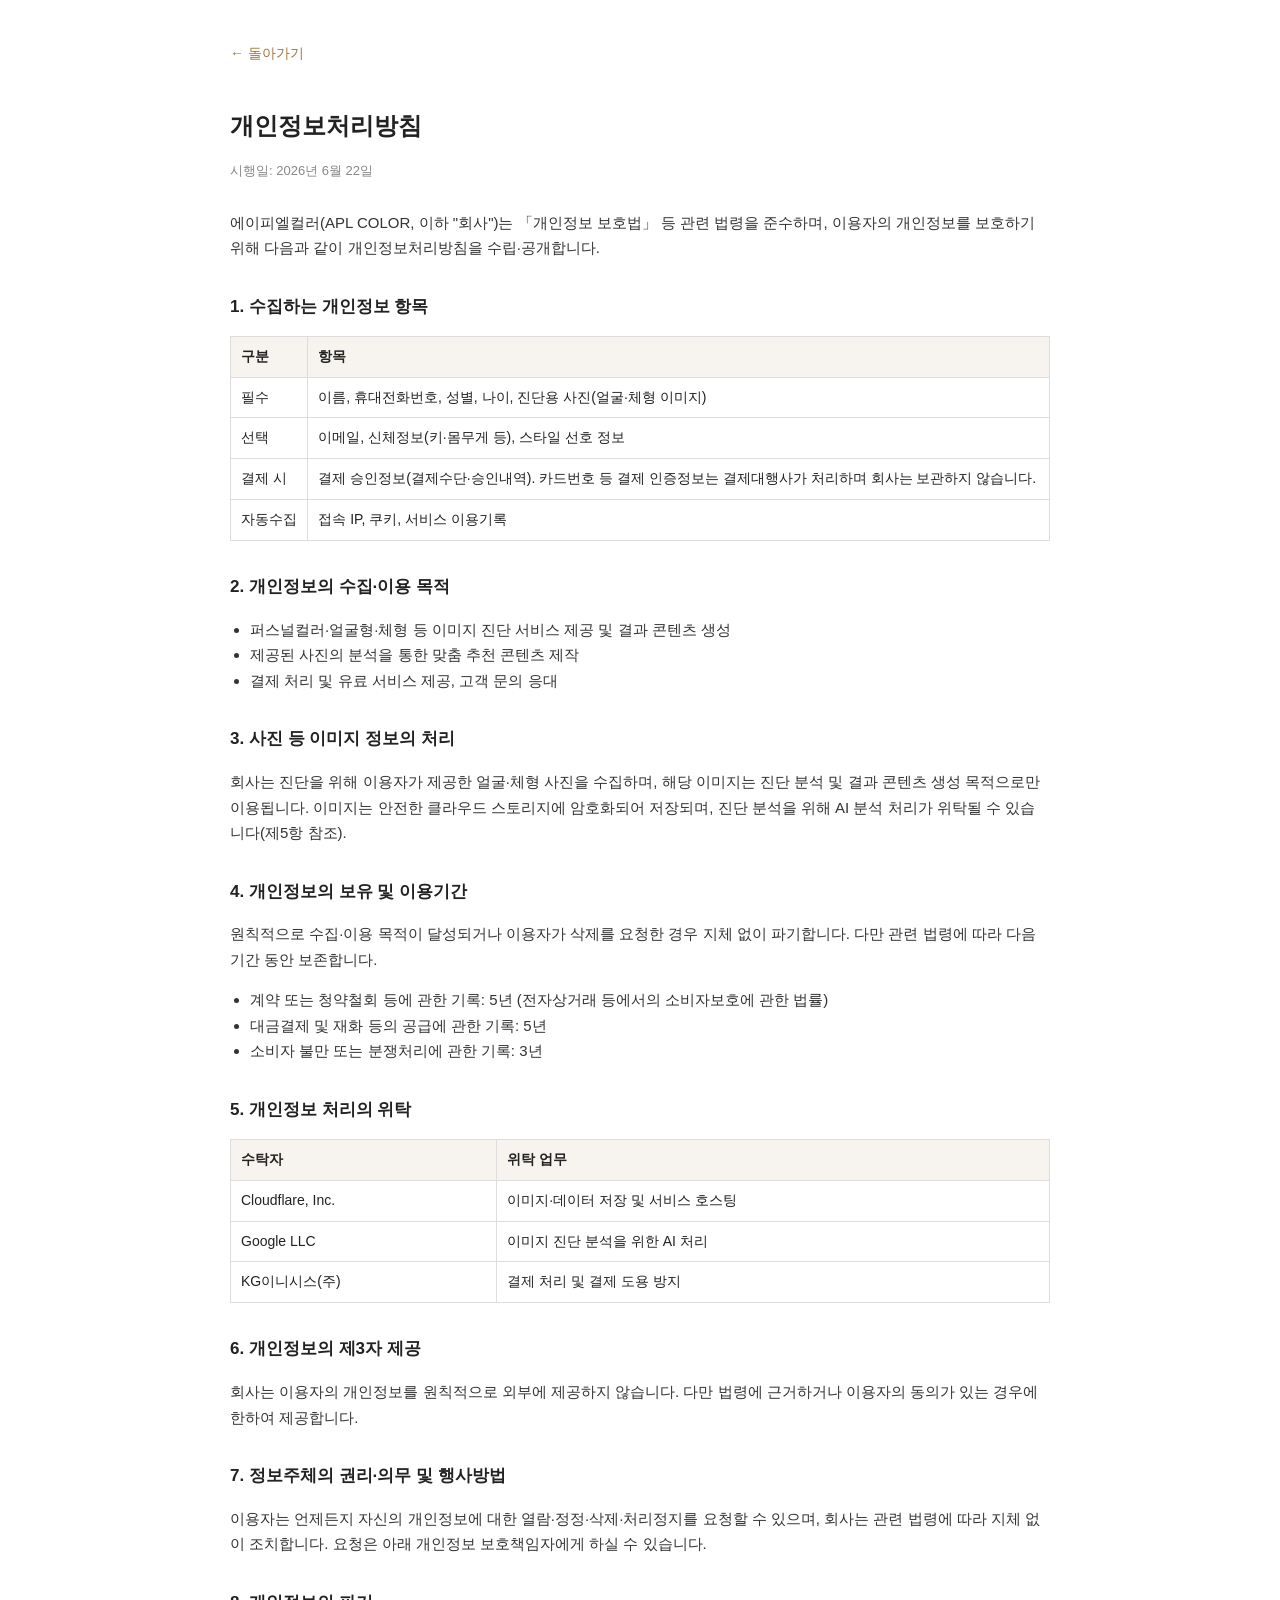
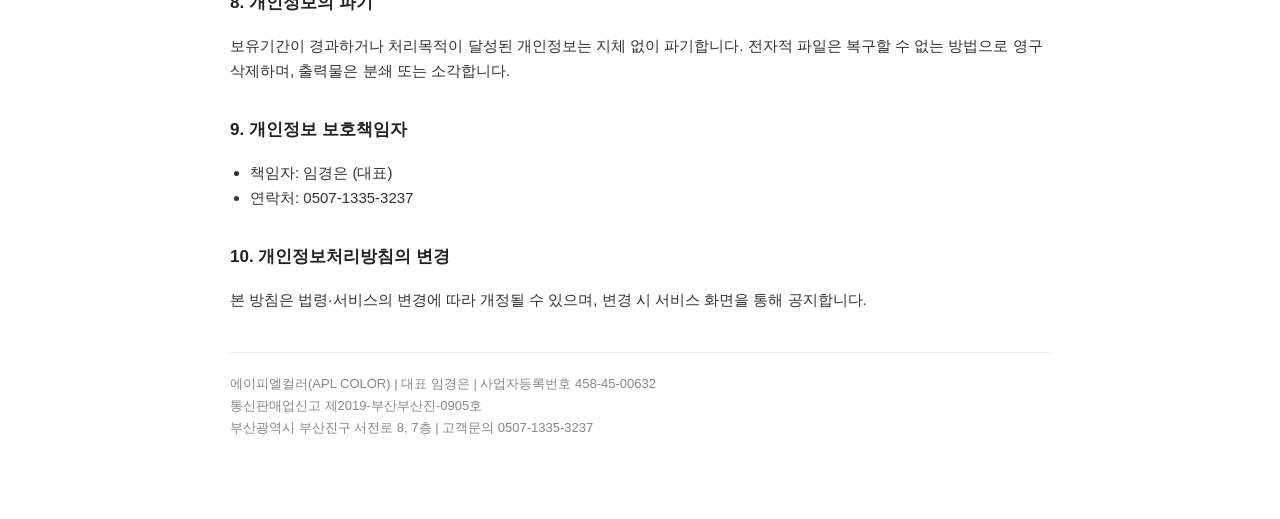
<file: privacy.html>
<!DOCTYPE html>
<html lang="ko">
<head>
<meta charset="UTF-8">
<meta name="viewport" content="width=device-width, initial-scale=1.0">
<title>개인정보처리방침 | APL COLOR</title>
<style>
  body { max-width: 820px; margin: 0 auto; padding: 40px 20px 80px; font-family: -apple-system, "Apple SD Gothic Neo", "Malgun Gothic", sans-serif; color: #222; line-height: 1.7; font-size: 15px; }
  h1 { font-size: 24px; margin-bottom: 8px; }
  h2 { font-size: 17px; margin-top: 32px; }
  p, li { color: #333; }
  .meta { color: #888; font-size: 13px; margin-bottom: 28px; }
  .back { display: inline-block; margin-bottom: 24px; color: #a07840; text-decoration: none; font-size: 14px; }
  ol, ul { padding-left: 20px; }
  table { border-collapse: collapse; width: 100%; margin: 12px 0; font-size: 14px; }
  th, td { border: 1px solid #ddd; padding: 8px 10px; text-align: left; }
  th { background: #f7f4ef; }
  .biz { margin-top: 40px; padding-top: 20px; border-top: 1px solid #eee; color: #888; font-size: 13px; }
</style>
</head>
<body>
<a class="back" href="index.html">&larr; 돌아가기</a>
<h1>개인정보처리방침</h1>
<p class="meta">시행일: 2026년 6월 22일</p>

<p>에이피엘컬러(APL COLOR, 이하 "회사")는 「개인정보 보호법」 등 관련 법령을 준수하며, 이용자의 개인정보를 보호하기 위해 다음과 같이 개인정보처리방침을 수립·공개합니다.</p>

<h2>1. 수집하는 개인정보 항목</h2>
<table>
<tr><th>구분</th><th>항목</th></tr>
<tr><td>필수</td><td>이름, 휴대전화번호, 성별, 나이, 진단용 사진(얼굴·체형 이미지)</td></tr>
<tr><td>선택</td><td>이메일, 신체정보(키·몸무게 등), 스타일 선호 정보</td></tr>
<tr><td>결제 시</td><td>결제 승인정보(결제수단·승인내역). 카드번호 등 결제 인증정보는 결제대행사가 처리하며 회사는 보관하지 않습니다.</td></tr>
<tr><td>자동수집</td><td>접속 IP, 쿠키, 서비스 이용기록</td></tr>
</table>

<h2>2. 개인정보의 수집·이용 목적</h2>
<ul>
<li>퍼스널컬러·얼굴형·체형 등 이미지 진단 서비스 제공 및 결과 콘텐츠 생성</li>
<li>제공된 사진의 분석을 통한 맞춤 추천 콘텐츠 제작</li>
<li>결제 처리 및 유료 서비스 제공, 고객 문의 응대</li>
</ul>

<h2>3. 사진 등 이미지 정보의 처리</h2>
<p>회사는 진단을 위해 이용자가 제공한 얼굴·체형 사진을 수집하며, 해당 이미지는 진단 분석 및 결과 콘텐츠 생성 목적으로만 이용됩니다. 이미지는 안전한 클라우드 스토리지에 암호화되어 저장되며, 진단 분석을 위해 AI 분석 처리가 위탁될 수 있습니다(제5항 참조).</p>

<h2>4. 개인정보의 보유 및 이용기간</h2>
<p>원칙적으로 수집·이용 목적이 달성되거나 이용자가 삭제를 요청한 경우 지체 없이 파기합니다. 다만 관련 법령에 따라 다음 기간 동안 보존합니다.</p>
<ul>
<li>계약 또는 청약철회 등에 관한 기록: 5년 (전자상거래 등에서의 소비자보호에 관한 법률)</li>
<li>대금결제 및 재화 등의 공급에 관한 기록: 5년</li>
<li>소비자 불만 또는 분쟁처리에 관한 기록: 3년</li>
</ul>

<h2>5. 개인정보 처리의 위탁</h2>
<table>
<tr><th>수탁자</th><th>위탁 업무</th></tr>
<tr><td>Cloudflare, Inc.</td><td>이미지·데이터 저장 및 서비스 호스팅</td></tr>
<tr><td>Google LLC</td><td>이미지 진단 분석을 위한 AI 처리</td></tr>
<tr><td>KG이니시스(주)</td><td>결제 처리 및 결제 도용 방지</td></tr>
</table>

<h2>6. 개인정보의 제3자 제공</h2>
<p>회사는 이용자의 개인정보를 원칙적으로 외부에 제공하지 않습니다. 다만 법령에 근거하거나 이용자의 동의가 있는 경우에 한하여 제공합니다.</p>

<h2>7. 정보주체의 권리·의무 및 행사방법</h2>
<p>이용자는 언제든지 자신의 개인정보에 대한 열람·정정·삭제·처리정지를 요청할 수 있으며, 회사는 관련 법령에 따라 지체 없이 조치합니다. 요청은 아래 개인정보 보호책임자에게 하실 수 있습니다.</p>

<h2>8. 개인정보의 파기</h2>
<p>보유기간이 경과하거나 처리목적이 달성된 개인정보는 지체 없이 파기합니다. 전자적 파일은 복구할 수 없는 방법으로 영구 삭제하며, 출력물은 분쇄 또는 소각합니다.</p>

<h2>9. 개인정보 보호책임자</h2>
<ul>
<li>책임자: 임경은 (대표)</li>
<li>연락처: 0507-1335-3237</li>
</ul>

<h2>10. 개인정보처리방침의 변경</h2>
<p>본 방침은 법령·서비스의 변경에 따라 개정될 수 있으며, 변경 시 서비스 화면을 통해 공지합니다.</p>

<div class="biz">
에이피엘컬러(APL COLOR) | 대표 임경은 | 사업자등록번호 458-45-00632<br>
통신판매업신고 제2019-부산부산진-0905호<br>
부산광역시 부산진구 서전로 8, 7층 | 고객문의 0507-1335-3237
</div>
</body>
</html>
</file>
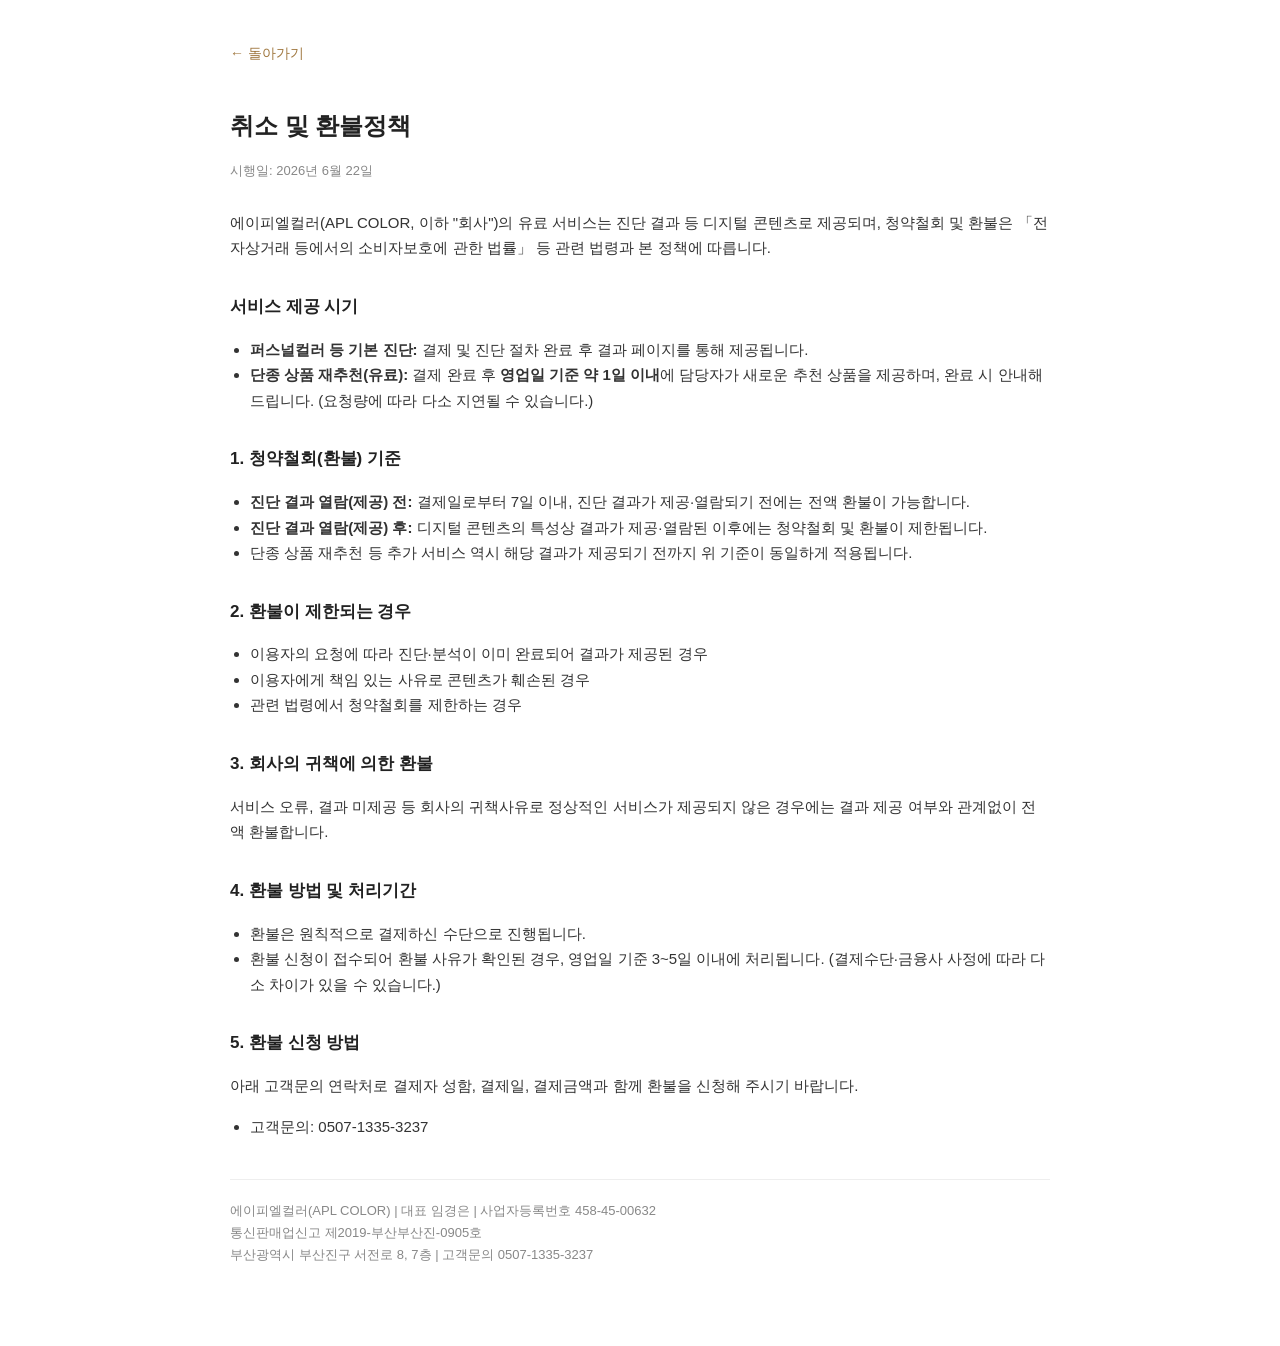
<file: refund.html>
<!DOCTYPE html>
<html lang="ko">
<head>
<meta charset="UTF-8">
<meta name="viewport" content="width=device-width, initial-scale=1.0">
<title>취소 및 환불정책 | APL COLOR</title>
<style>
  body { max-width: 820px; margin: 0 auto; padding: 40px 20px 80px; font-family: -apple-system, "Apple SD Gothic Neo", "Malgun Gothic", sans-serif; color: #222; line-height: 1.7; font-size: 15px; }
  h1 { font-size: 24px; margin-bottom: 8px; }
  h2 { font-size: 17px; margin-top: 32px; }
  p, li { color: #333; }
  .meta { color: #888; font-size: 13px; margin-bottom: 28px; }
  .back { display: inline-block; margin-bottom: 24px; color: #a07840; text-decoration: none; font-size: 14px; }
  ol, ul { padding-left: 20px; }
  .biz { margin-top: 40px; padding-top: 20px; border-top: 1px solid #eee; color: #888; font-size: 13px; }
</style>
</head>
<body>
<a class="back" href="index.html">&larr; 돌아가기</a>
<h1>취소 및 환불정책</h1>
<p class="meta">시행일: 2026년 6월 22일</p>

<p>에이피엘컬러(APL COLOR, 이하 "회사")의 유료 서비스는 진단 결과 등 디지털 콘텐츠로 제공되며, 청약철회 및 환불은 「전자상거래 등에서의 소비자보호에 관한 법률」 등 관련 법령과 본 정책에 따릅니다.</p>

<h2>서비스 제공 시기</h2>
<ul>
<li><strong>퍼스널컬러 등 기본 진단:</strong> 결제 및 진단 절차 완료 후 결과 페이지를 통해 제공됩니다.</li>
<li><strong>단종 상품 재추천(유료):</strong> 결제 완료 후 <strong>영업일 기준 약 1일 이내</strong>에 담당자가 새로운 추천 상품을 제공하며, 완료 시 안내해 드립니다. (요청량에 따라 다소 지연될 수 있습니다.)</li>
</ul>

<h2>1. 청약철회(환불) 기준</h2>
<ul>
<li><strong>진단 결과 열람(제공) 전:</strong> 결제일로부터 7일 이내, 진단 결과가 제공·열람되기 전에는 전액 환불이 가능합니다.</li>
<li><strong>진단 결과 열람(제공) 후:</strong> 디지털 콘텐츠의 특성상 결과가 제공·열람된 이후에는 청약철회 및 환불이 제한됩니다.</li>
<li>단종 상품 재추천 등 추가 서비스 역시 해당 결과가 제공되기 전까지 위 기준이 동일하게 적용됩니다.</li>
</ul>

<h2>2. 환불이 제한되는 경우</h2>
<ul>
<li>이용자의 요청에 따라 진단·분석이 이미 완료되어 결과가 제공된 경우</li>
<li>이용자에게 책임 있는 사유로 콘텐츠가 훼손된 경우</li>
<li>관련 법령에서 청약철회를 제한하는 경우</li>
</ul>

<h2>3. 회사의 귀책에 의한 환불</h2>
<p>서비스 오류, 결과 미제공 등 회사의 귀책사유로 정상적인 서비스가 제공되지 않은 경우에는 결과 제공 여부와 관계없이 전액 환불합니다.</p>

<h2>4. 환불 방법 및 처리기간</h2>
<ul>
<li>환불은 원칙적으로 결제하신 수단으로 진행됩니다.</li>
<li>환불 신청이 접수되어 환불 사유가 확인된 경우, 영업일 기준 3~5일 이내에 처리됩니다. (결제수단·금융사 사정에 따라 다소 차이가 있을 수 있습니다.)</li>
</ul>

<h2>5. 환불 신청 방법</h2>
<p>아래 고객문의 연락처로 결제자 성함, 결제일, 결제금액과 함께 환불을 신청해 주시기 바랍니다.</p>
<ul>
<li>고객문의: 0507-1335-3237</li>
</ul>

<div class="biz">
에이피엘컬러(APL COLOR) | 대표 임경은 | 사업자등록번호 458-45-00632<br>
통신판매업신고 제2019-부산부산진-0905호<br>
부산광역시 부산진구 서전로 8, 7층 | 고객문의 0507-1335-3237
</div>
</body>
</html>
</file>
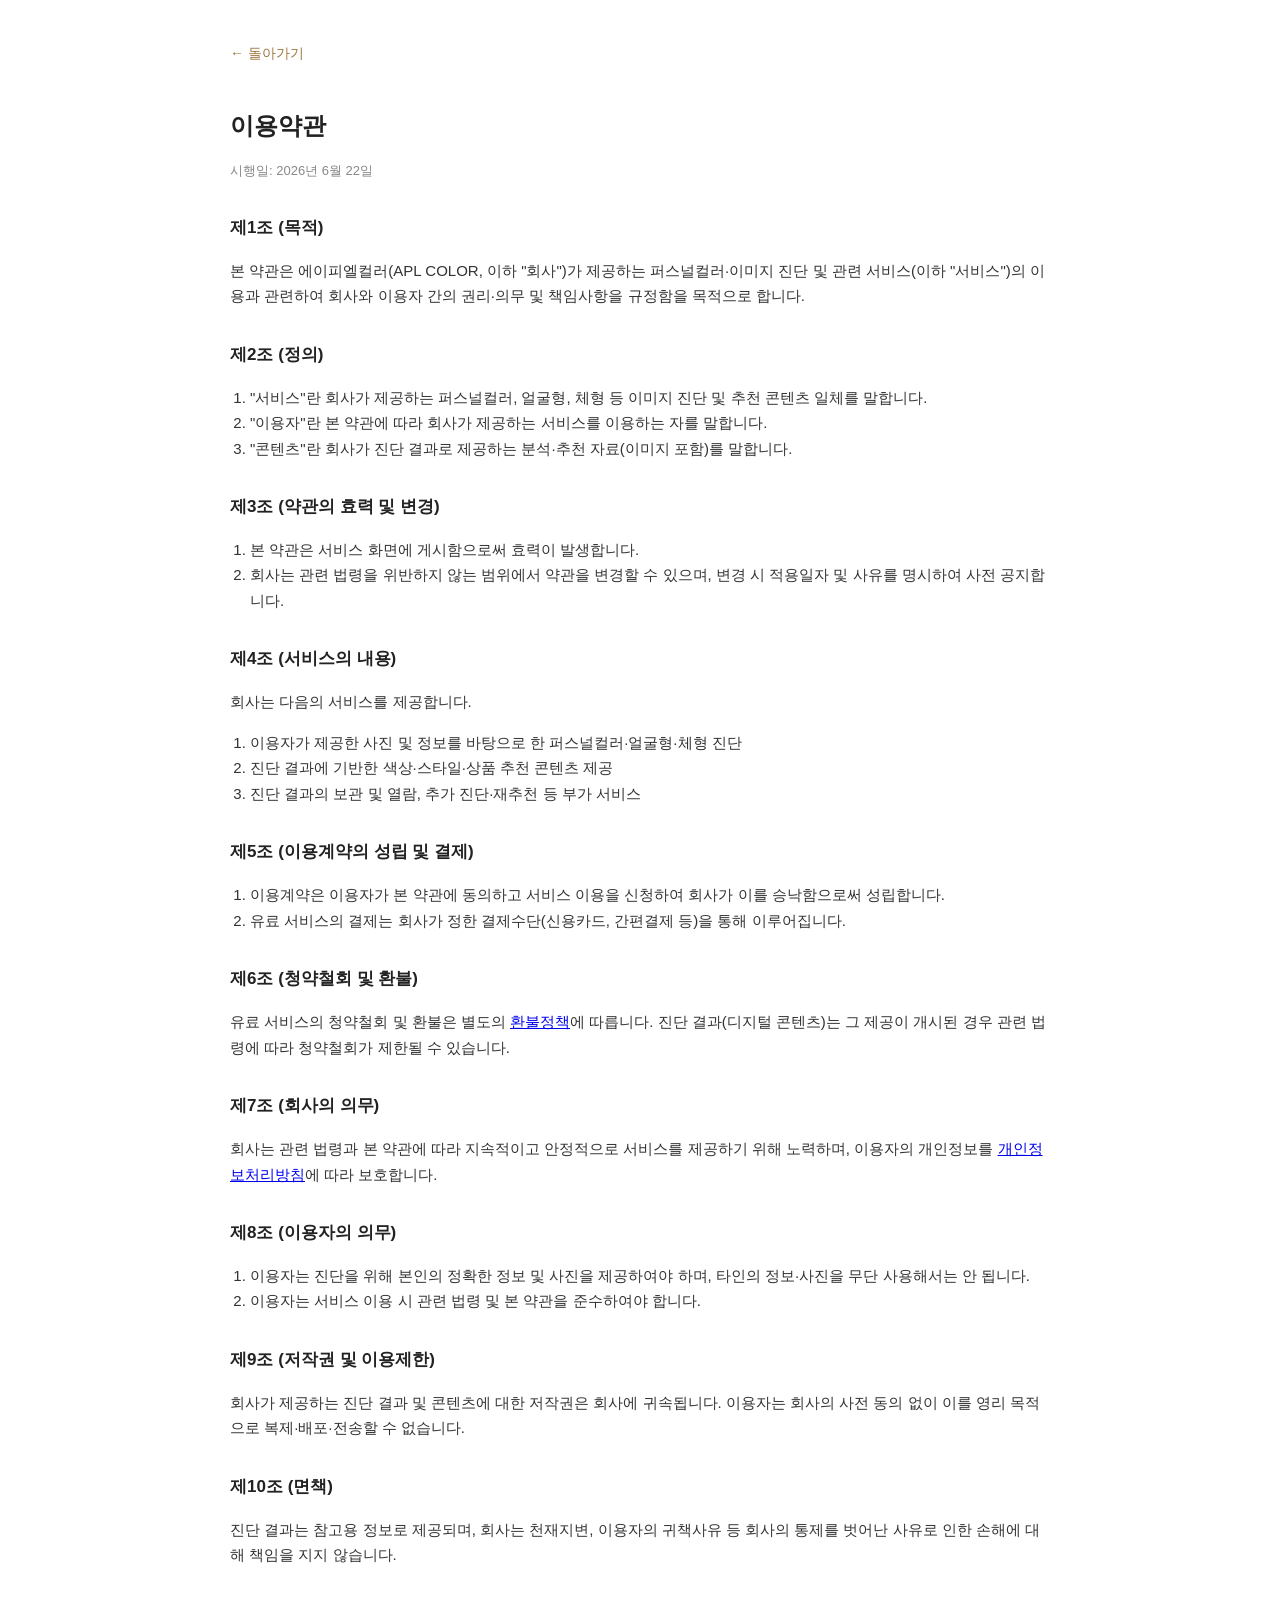
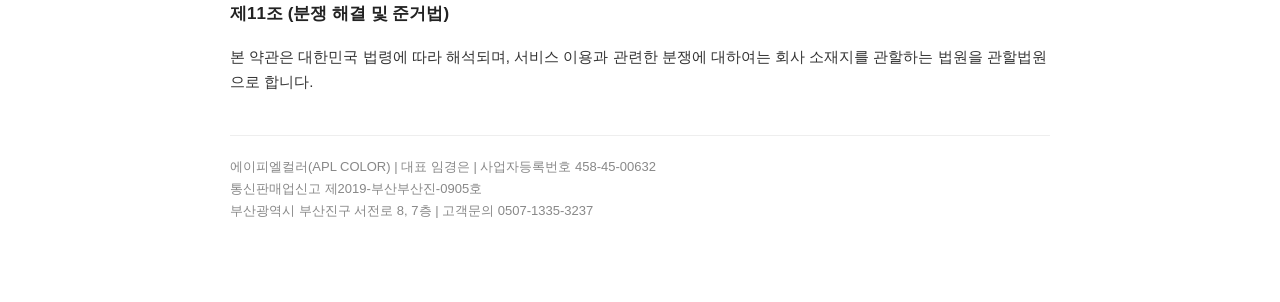
<file: terms.html>
<!DOCTYPE html>
<html lang="ko">
<head>
<meta charset="UTF-8">
<meta name="viewport" content="width=device-width, initial-scale=1.0">
<title>이용약관 | APL COLOR</title>
<style>
  body { max-width: 820px; margin: 0 auto; padding: 40px 20px 80px; font-family: -apple-system, "Apple SD Gothic Neo", "Malgun Gothic", sans-serif; color: #222; line-height: 1.7; font-size: 15px; }
  h1 { font-size: 24px; margin-bottom: 8px; }
  h2 { font-size: 17px; margin-top: 32px; }
  p, li { color: #333; }
  .meta { color: #888; font-size: 13px; margin-bottom: 28px; }
  .back { display: inline-block; margin-bottom: 24px; color: #a07840; text-decoration: none; font-size: 14px; }
  ol { padding-left: 20px; }
  .biz { margin-top: 40px; padding-top: 20px; border-top: 1px solid #eee; color: #888; font-size: 13px; }
</style>
</head>
<body>
<a class="back" href="index.html">&larr; 돌아가기</a>
<h1>이용약관</h1>
<p class="meta">시행일: 2026년 6월 22일</p>

<h2>제1조 (목적)</h2>
<p>본 약관은 에이피엘컬러(APL COLOR, 이하 "회사")가 제공하는 퍼스널컬러·이미지 진단 및 관련 서비스(이하 "서비스")의 이용과 관련하여 회사와 이용자 간의 권리·의무 및 책임사항을 규정함을 목적으로 합니다.</p>

<h2>제2조 (정의)</h2>
<ol>
<li>"서비스"란 회사가 제공하는 퍼스널컬러, 얼굴형, 체형 등 이미지 진단 및 추천 콘텐츠 일체를 말합니다.</li>
<li>"이용자"란 본 약관에 따라 회사가 제공하는 서비스를 이용하는 자를 말합니다.</li>
<li>"콘텐츠"란 회사가 진단 결과로 제공하는 분석·추천 자료(이미지 포함)를 말합니다.</li>
</ol>

<h2>제3조 (약관의 효력 및 변경)</h2>
<ol>
<li>본 약관은 서비스 화면에 게시함으로써 효력이 발생합니다.</li>
<li>회사는 관련 법령을 위반하지 않는 범위에서 약관을 변경할 수 있으며, 변경 시 적용일자 및 사유를 명시하여 사전 공지합니다.</li>
</ol>

<h2>제4조 (서비스의 내용)</h2>
<p>회사는 다음의 서비스를 제공합니다.</p>
<ol>
<li>이용자가 제공한 사진 및 정보를 바탕으로 한 퍼스널컬러·얼굴형·체형 진단</li>
<li>진단 결과에 기반한 색상·스타일·상품 추천 콘텐츠 제공</li>
<li>진단 결과의 보관 및 열람, 추가 진단·재추천 등 부가 서비스</li>
</ol>

<h2>제5조 (이용계약의 성립 및 결제)</h2>
<ol>
<li>이용계약은 이용자가 본 약관에 동의하고 서비스 이용을 신청하여 회사가 이를 승낙함으로써 성립합니다.</li>
<li>유료 서비스의 결제는 회사가 정한 결제수단(신용카드, 간편결제 등)을 통해 이루어집니다.</li>
</ol>

<h2>제6조 (청약철회 및 환불)</h2>
<p>유료 서비스의 청약철회 및 환불은 별도의 <a href="refund.html">환불정책</a>에 따릅니다. 진단 결과(디지털 콘텐츠)는 그 제공이 개시된 경우 관련 법령에 따라 청약철회가 제한될 수 있습니다.</p>

<h2>제7조 (회사의 의무)</h2>
<p>회사는 관련 법령과 본 약관에 따라 지속적이고 안정적으로 서비스를 제공하기 위해 노력하며, 이용자의 개인정보를 <a href="privacy.html">개인정보처리방침</a>에 따라 보호합니다.</p>

<h2>제8조 (이용자의 의무)</h2>
<ol>
<li>이용자는 진단을 위해 본인의 정확한 정보 및 사진을 제공하여야 하며, 타인의 정보·사진을 무단 사용해서는 안 됩니다.</li>
<li>이용자는 서비스 이용 시 관련 법령 및 본 약관을 준수하여야 합니다.</li>
</ol>

<h2>제9조 (저작권 및 이용제한)</h2>
<p>회사가 제공하는 진단 결과 및 콘텐츠에 대한 저작권은 회사에 귀속됩니다. 이용자는 회사의 사전 동의 없이 이를 영리 목적으로 복제·배포·전송할 수 없습니다.</p>

<h2>제10조 (면책)</h2>
<p>진단 결과는 참고용 정보로 제공되며, 회사는 천재지변, 이용자의 귀책사유 등 회사의 통제를 벗어난 사유로 인한 손해에 대해 책임을 지지 않습니다.</p>

<h2>제11조 (분쟁 해결 및 준거법)</h2>
<p>본 약관은 대한민국 법령에 따라 해석되며, 서비스 이용과 관련한 분쟁에 대하여는 회사 소재지를 관할하는 법원을 관할법원으로 합니다.</p>

<div class="biz">
에이피엘컬러(APL COLOR) | 대표 임경은 | 사업자등록번호 458-45-00632<br>
통신판매업신고 제2019-부산부산진-0905호<br>
부산광역시 부산진구 서전로 8, 7층 | 고객문의 0507-1335-3237
</div>
</body>
</html>
</file>
